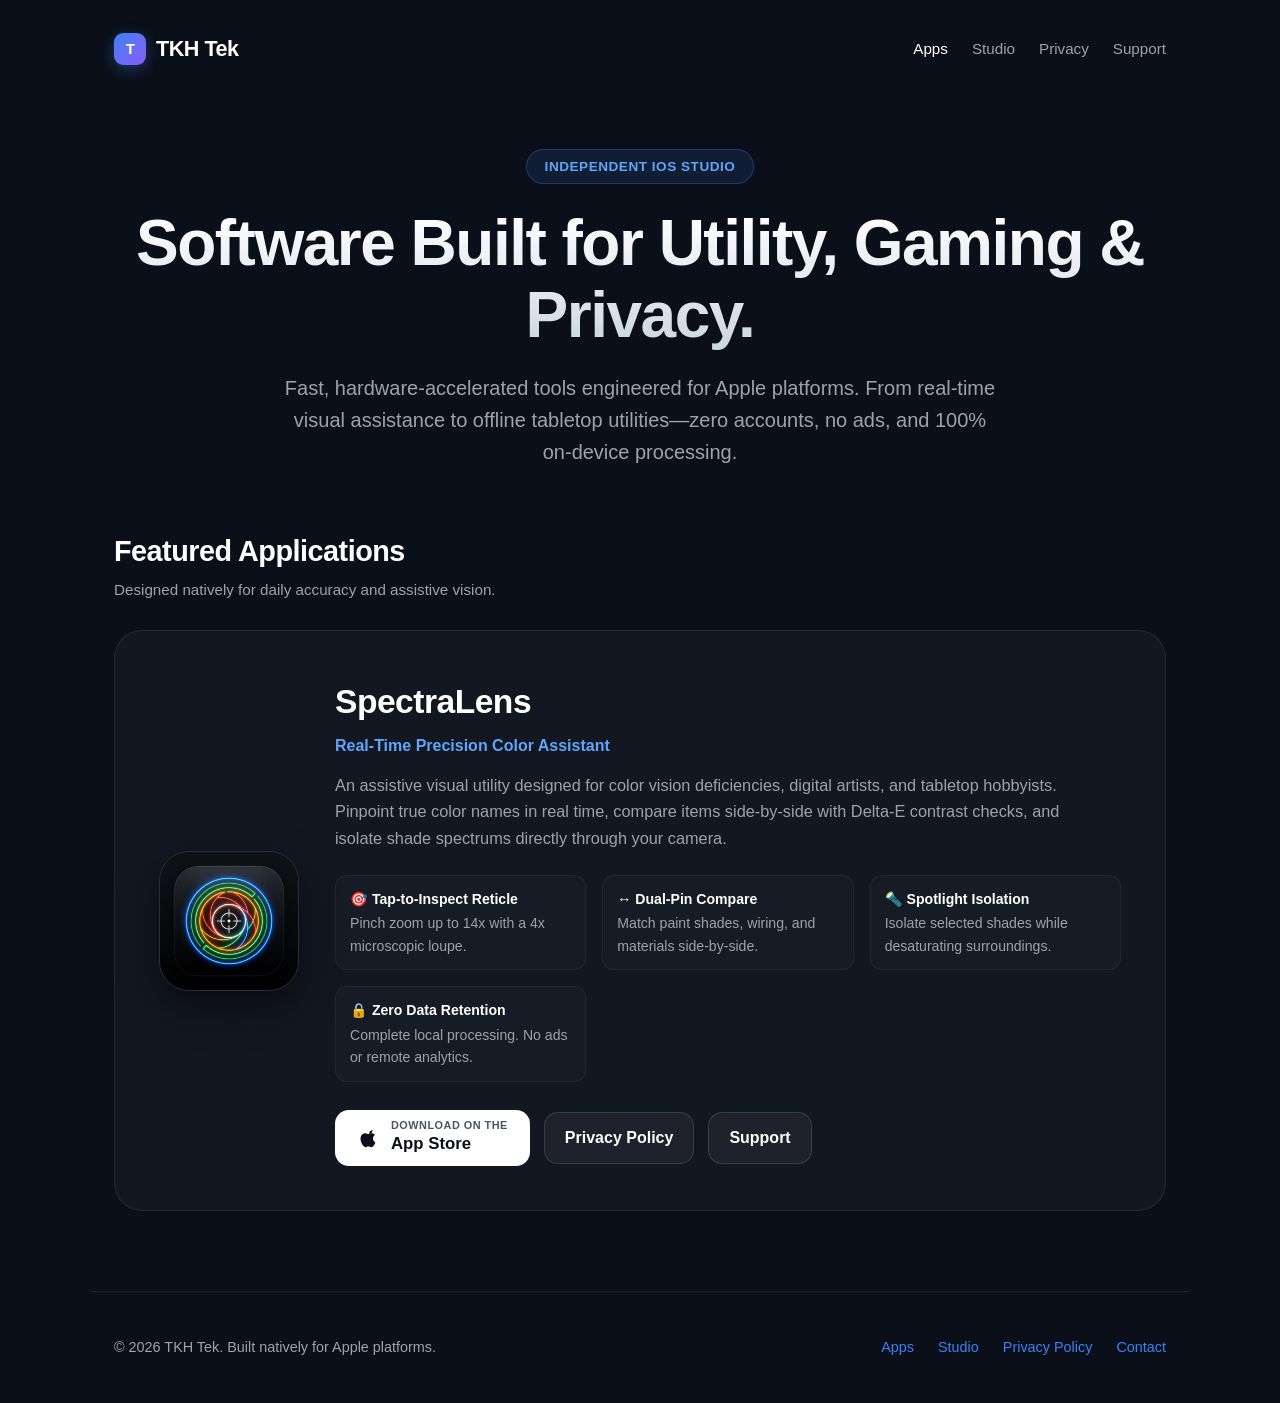
<file: index.html>
<!DOCTYPE html>
<html lang="en">
<head>
  <meta charset="UTF-8">
  <meta name="viewport" content="width=device-width, initial-scale=1.0">
  <title>TKH Tek — Native iOS Utilities & Tabletop Tools</title>
  <meta name="description" content="Independent studio building native, private iOS utilities, assistive vision aids, and tabletop gaming tools.">
  
  <!-- Favicon & Icons -->
  <link rel="icon" type="image/png" sizes="32x32" href="favicon.png">
  <link rel="apple-touch-icon" sizes="180x180" href="favicon.png">
  <link rel="shortcut icon" href="favicon.png">
  <meta name="theme-color" content="#0b0f19">

  <!-- Social Previews -->
  <meta property="og:type" content="website">
  <meta property="og:title" content="TKH Tek — Native iOS Utilities & Tabletop Tools">
  <meta property="og:description" content="Fast, hardware-accelerated tools engineered for Apple platforms. Zero accounts, no tracking, and 100% on-device processing.">
  <meta property="og:image" content="https://tkhtek.com/favicon.png">
  <meta property="og:url" content="https://tkhtek.com/">
  <meta name="twitter:card" content="summary">

  <link rel="stylesheet" href="style.css">
</head>
<body>

  <header>
    <a href="index.html" class="brand">
      <div class="brand-badge">T</div>
      TKH Tek
    </a>
    <nav>
      <a href="index.html" class="active">Apps</a>
      <a href="studio.html">Studio</a>
      <a href="privacy.html">Privacy</a>
      <a href="mailto:support@tkhtek.com">Support</a>
    </nav>
  </header>

  <main>
    <section class="hero">
      <div class="badge-pill">Independent iOS Studio</div>
      <h1>Software Built for Utility, Gaming & Privacy.</h1>
      <p class="hero-subtitle">
        Fast, hardware-accelerated tools engineered for Apple platforms. From real-time visual assistance to offline tabletop utilities—zero accounts, no ads, and 100% on-device processing.
      </p>
    </section>

    <div class="section-title-wrap">
      <h2 class="section-title">Featured Applications</h2>
      <p class="section-desc">Designed natively for daily accuracy and assistive vision.</p>
    </div>

    <section class="apps-container">
      <div class="app-card">
        <img src="app-icon.png" alt="SpectraLens Icon" class="app-icon">
        <div class="app-details">
          <h2>SpectraLens</h2>
          <div class="app-tagline">Real-Time Precision Color Assistant</div>
          <p class="app-desc">
            An assistive visual utility designed for color vision deficiencies, digital artists, and tabletop hobbyists. Pinpoint true color names in real time, compare items side-by-side with Delta-E contrast checks, and isolate shade spectrums directly through your camera.
          </p>

          <div class="features-grid">
            <div class="feature-item">
              <strong>🎯 Tap-to-Inspect Reticle</strong>
              Pinch zoom up to 14x with a 4x microscopic loupe.
            </div>
            <div class="feature-item">
              <strong>↔️ Dual-Pin Compare</strong>
              Match paint shades, wiring, and materials side-by-side.
            </div>
            <div class="feature-item">
              <strong>🔦 Spotlight Isolation</strong>
              Isolate selected shades while desaturating surroundings.
            </div>
            <div class="feature-item">
              <strong>🔒 Zero Data Retention</strong>
              Complete local processing. No ads or remote analytics.
            </div>
          </div>

          <div class="cta-buttons">
            <a href="https://apps.apple.com/app/idYOUR_APP_ID" class="btn-appstore" target="_blank" rel="noopener">
              <svg width="22" height="22" viewBox="0 0 24 24" fill="currentColor">
                <path d="M18.71 19.5c-.83 1.24-1.71 2.45-3.05 2.47-1.34.03-1.77-.79-3.29-.79-1.53 0-2 .77-3.27.82-1.31.05-2.3-1.32-3.14-2.53C4.25 17 2.94 12.45 4.7 9.39c.87-1.52 2.43-2.48 4.12-2.51 1.28-.02 2.5.87 3.29.87.78 0 2.26-1.07 3.81-.91.65.03 2.47.26 3.64 1.98-.09.06-2.17 1.28-2.15 3.81.03 3.02 2.65 4.03 2.68 4.04-.03.07-.42 1.44-1.38 2.83M15.97 6.37c.63-.77 1.06-1.84.95-2.91-1 .04-2.17.65-2.86 1.44-.57.65-1.07 1.74-.94 2.8 1.11.09 2.22-.56 2.85-1.33z"/>
              </svg>
              <div>
                <span class="btn-text-sub">Download on the</span>
                <span class="btn-text-main">App Store</span>
              </div>
            </a>
            <a href="privacy.html" class="btn-secondary">Privacy Policy</a>
            <a href="mailto:support@tkhtek.com?subject=SpectraLens%20Inquiry" class="btn-secondary">Support</a>
          </div>
        </div>
      </div>
    </section>
  </main>

  <footer>
    <div>© 2026 TKH Tek. Built natively for Apple platforms.</div>
    <div class="footer-links">
      <a href="index.html">Apps</a>
      <a href="studio.html">Studio</a>
      <a href="privacy.html">Privacy Policy</a>
      <a href="mailto:support@tkhtek.com">Contact</a>
    </div>
  </footer>

</body>
</html>
</file>
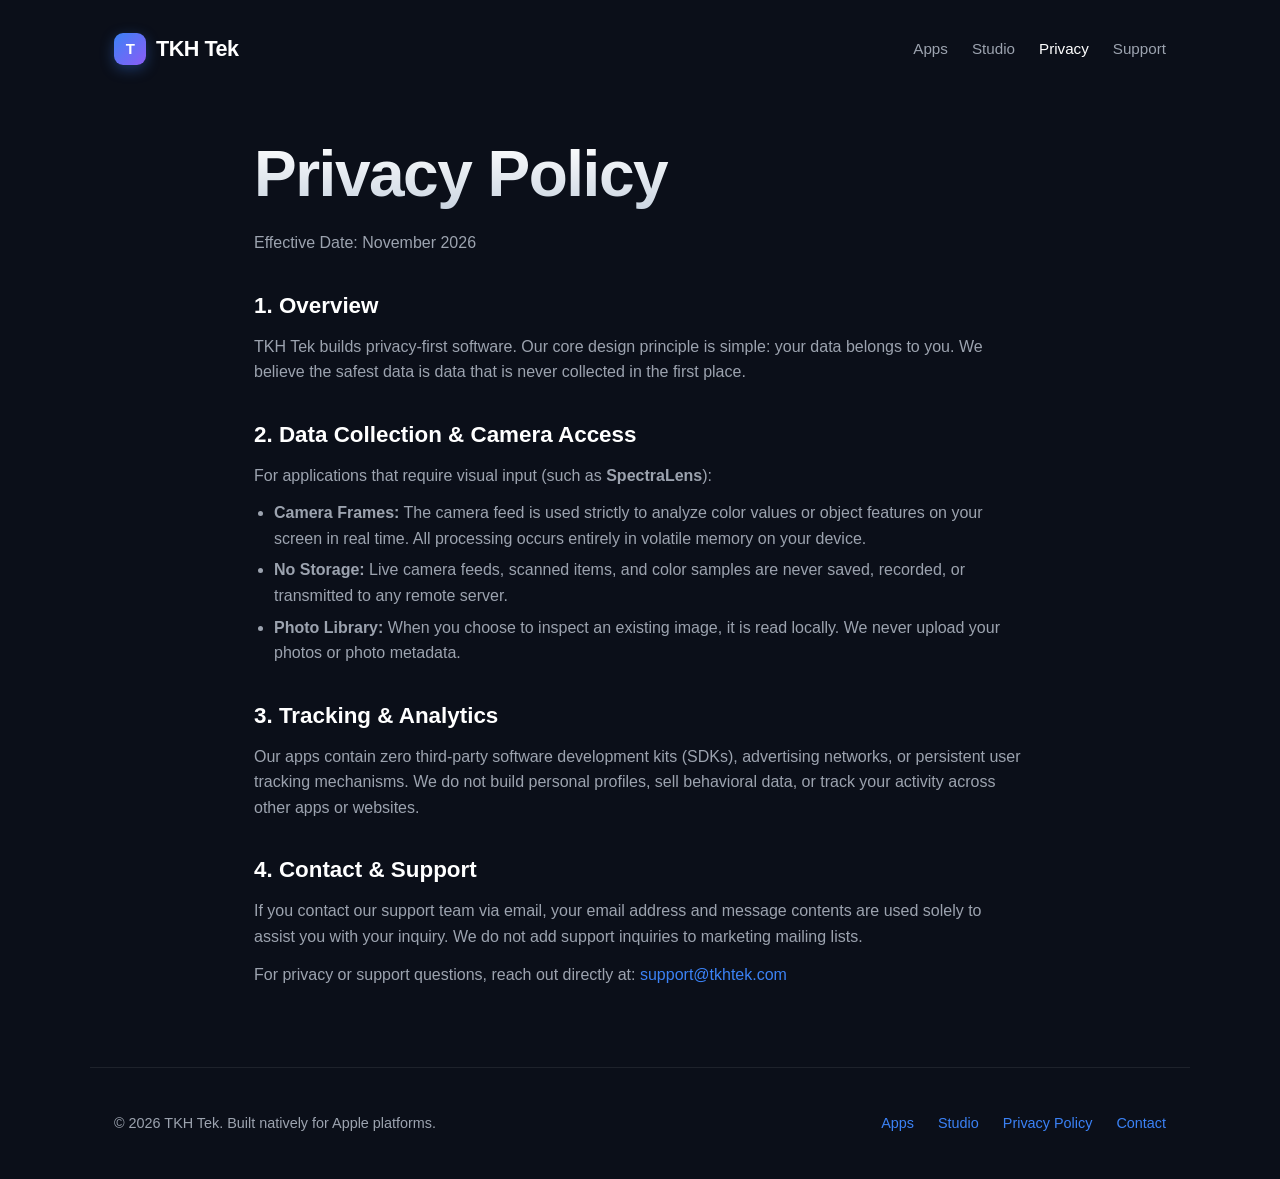
<file: privacy.html>
<!DOCTYPE html>
<html lang="en">
<head>
  <meta charset="UTF-8">
  <meta name="viewport" content="width=device-width, initial-scale=1.0">
  <title>Privacy Policy — TKH Tek</title>
  <meta name="description" content="Privacy policy for TKH Tek applications and utilities.">
  
  <!-- Favicon & Icons -->
  <link rel="icon" type="image/png" sizes="32x32" href="favicon.png">
  <link rel="apple-touch-icon" sizes="180x180" href="favicon.png">
  <link rel="shortcut icon" href="favicon.png">
  <meta name="theme-color" content="#0b0f19">

  <!-- Social Previews -->
  <meta property="og:type" content="website">
  <meta property="og:title" content="Privacy Policy — TKH Tek">
  <meta property="og:description" content="Zero-knowledge privacy policy. All processing occurs locally on-device.">
  <meta property="og:image" content="https://tkhtek.com/favicon.png">
  <meta property="og:url" content="https://tkhtek.com/privacy.html">
  <meta name="twitter:card" content="summary">

  <link rel="stylesheet" href="style.css">
</head>
<body>

  <header>
    <a href="index.html" class="brand">
      <div class="brand-badge">T</div>
      TKH Tek
    </a>
    <nav>
      <a href="index.html">Apps</a>
      <a href="studio.html">Studio</a>
      <a href="privacy.html" class="active">Privacy</a>
      <a href="mailto:support@tkhtek.com">Support</a>
    </nav>
  </header>

  <main>
    <div class="legal-container">
      <h1>Privacy Policy</h1>
      <p style="color: var(--text-muted); margin-bottom: 32px;">Effective Date: November 2026</p>

      <div class="legal-section">
        <h2>1. Overview</h2>
        <p>
          TKH Tek builds privacy-first software. Our core design principle is simple: your data belongs to you. We believe the safest data is data that is never collected in the first place.
        </p>
      </div>

      <div class="legal-section">
        <h2>2. Data Collection & Camera Access</h2>
        <p>
          For applications that require visual input (such as <strong>SpectraLens</strong>):
        </p>
        <ul>
          <li><strong>Camera Frames:</strong> The camera feed is used strictly to analyze color values or object features on your screen in real time. All processing occurs entirely in volatile memory on your device.</li>
          <li><strong>No Storage:</strong> Live camera feeds, scanned items, and color samples are never saved, recorded, or transmitted to any remote server.</li>
          <li><strong>Photo Library:</strong> When you choose to inspect an existing image, it is read locally. We never upload your photos or photo metadata.</li>
        </ul>
      </div>

      <div class="legal-section">
        <h2>3. Tracking & Analytics</h2>
        <p>
          Our apps contain zero third-party software development kits (SDKs), advertising networks, or persistent user tracking mechanisms. We do not build personal profiles, sell behavioral data, or track your activity across other apps or websites.
        </p>
      </div>

      <div class="legal-section">
        <h2>4. Contact & Support</h2>
        <p>
          If you contact our support team via email, your email address and message contents are used solely to assist you with your inquiry. We do not add support inquiries to marketing mailing lists.
        </p>
        <p>
          For privacy or support questions, reach out directly at: <a href="mailto:support@tkhtek.com">support@tkhtek.com</a>
        </p>
      </div>
    </div>
  </main>

  <footer>
    <div>© 2026 TKH Tek. Built natively for Apple platforms.</div>
    <div class="footer-links">
      <a href="index.html">Apps</a>
      <a href="studio.html">Studio</a>
      <a href="privacy.html">Privacy Policy</a>
      <a href="mailto:support@tkhtek.com">Contact</a>
    </div>
  </footer>

</body>
</html>
</file>
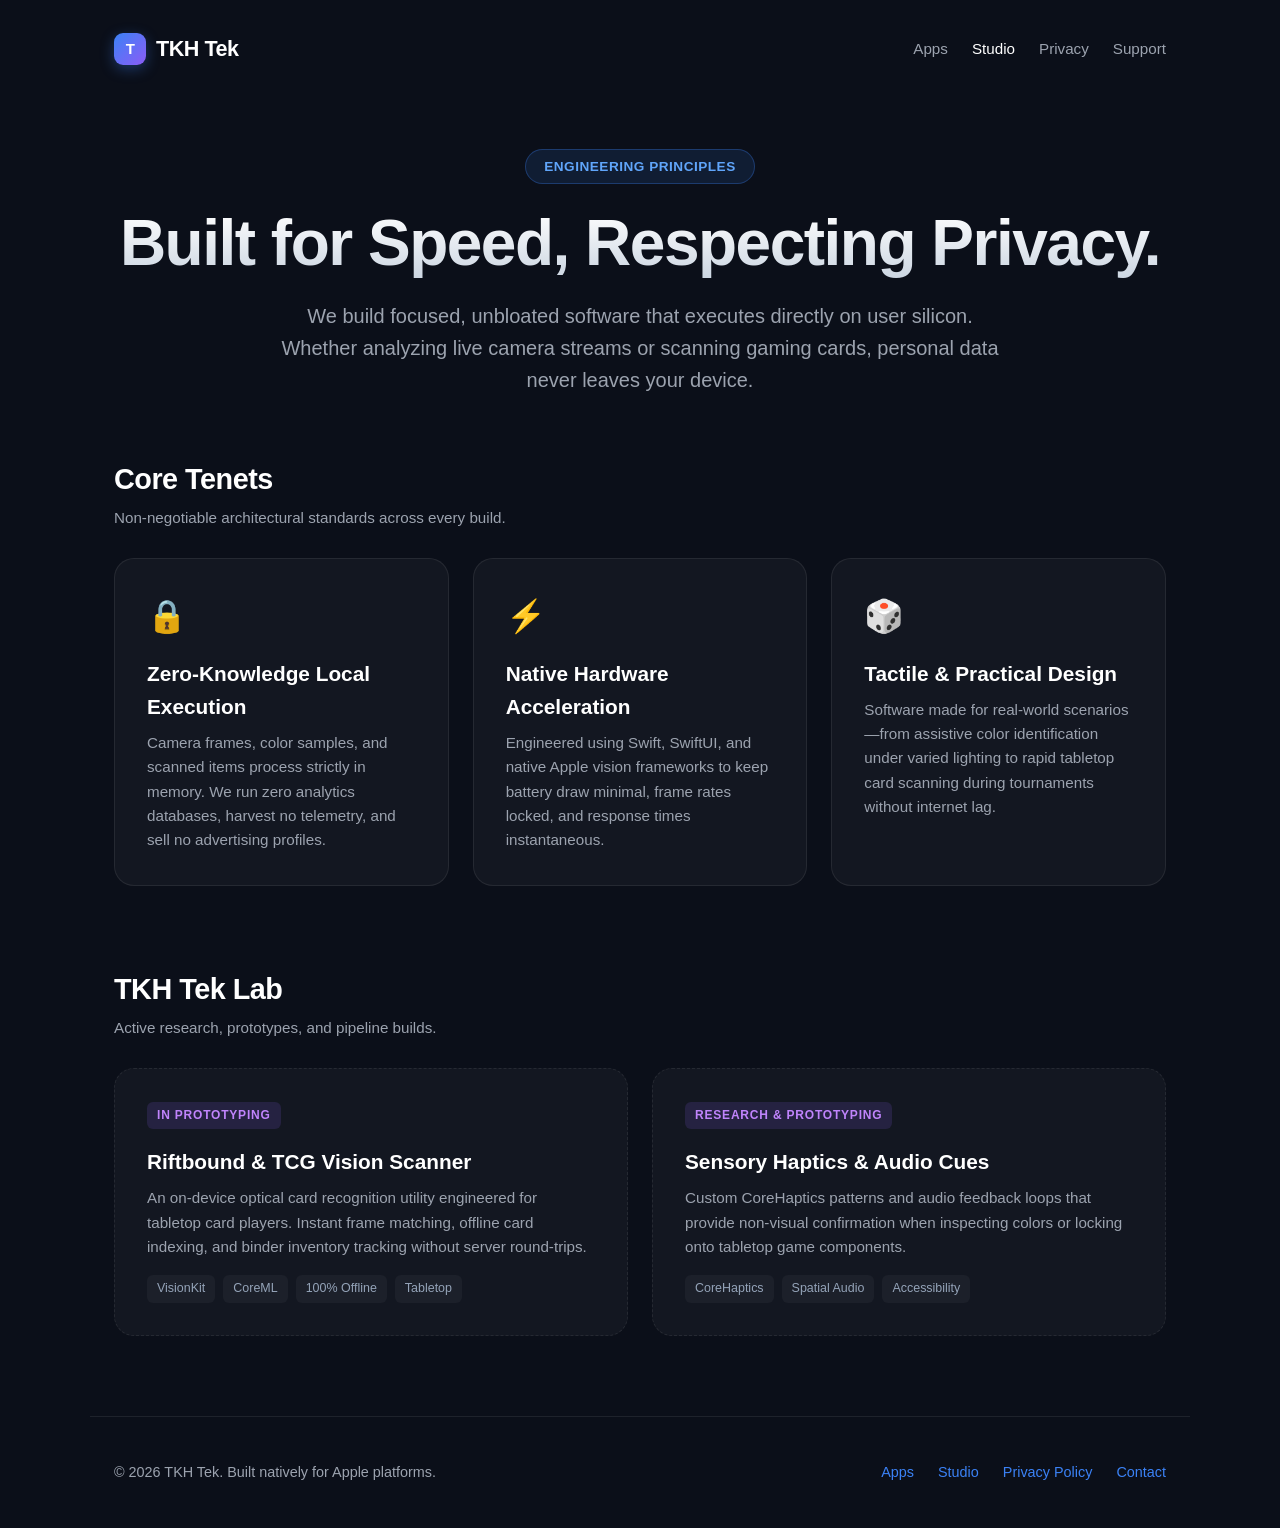
<file: studio.html>
<!DOCTYPE html>
<html lang="en">
<head>
  <meta charset="UTF-8">
  <meta name="viewport" content="width=device-width, initial-scale=1.0">
  <title>Studio & Philosophy — TKH Tek</title>
  <meta name="description" content="Our engineering standards, lab pipeline, and core studio principles across utilities and gaming tools.">
  
  <!-- Favicon & Icons -->
  <link rel="icon" type="image/png" sizes="32x32" href="favicon.png">
  <link rel="apple-touch-icon" sizes="180x180" href="favicon.png">
  <link rel="shortcut icon" href="favicon.png">
  <meta name="theme-color" content="#0b0f19">

  <!-- Social Previews -->
  <meta property="og:type" content="website">
  <meta property="og:title" content="Studio & Philosophy — TKH Tek">
  <meta property="og:description" content="Engineering principles and active lab research across native utilities, accessibility tools, and tabletop gaming.">
  <meta property="og:image" content="https://tkhtek.com/favicon.png">
  <meta property="og:url" content="https://tkhtek.com/studio.html">
  <meta name="twitter:card" content="summary">

  <link rel="stylesheet" href="style.css">
</head>
<body>

  <header>
    <a href="index.html" class="brand">
      <div class="brand-badge">T</div>
      TKH Tek
    </a>
    <nav>
      <a href="index.html">Apps</a>
      <a href="studio.html" class="active">Studio</a>
      <a href="privacy.html">Privacy</a>
      <a href="mailto:support@tkhtek.com">Support</a>
    </nav>
  </header>

  <main>
    <section class="hero">
      <div class="badge-pill">Engineering Principles</div>
      <h1>Built for Speed, Respecting Privacy.</h1>
      <p class="hero-subtitle">
        We build focused, unbloated software that executes directly on user silicon. Whether analyzing live camera streams or scanning gaming cards, personal data never leaves your device.
      </p>
    </section>

    <!-- Studio Pillars -->
    <div class="section-title-wrap">
      <h2 class="section-title">Core Tenets</h2>
      <p class="section-desc">Non-negotiable architectural standards across every build.</p>
    </div>

    <section class="pillars">
      <div class="pillar-card">
        <div class="pillar-icon">🔒</div>
        <h3>Zero-Knowledge Local Execution</h3>
        <p>Camera frames, color samples, and scanned items process strictly in memory. We run zero analytics databases, harvest no telemetry, and sell no advertising profiles.</p>
      </div>

      <div class="pillar-card">
        <div class="pillar-icon">⚡</div>
        <h3>Native Hardware Acceleration</h3>
        <p>Engineered using Swift, SwiftUI, and native Apple vision frameworks to keep battery draw minimal, frame rates locked, and response times instantaneous.</p>
      </div>

      <div class="pillar-card">
        <div class="pillar-icon">🎲</div>
        <h3>Tactile & Practical Design</h3>
        <p>Software made for real-world scenarios—from assistive color identification under varied lighting to rapid tabletop card scanning during tournaments without internet lag.</p>
      </div>
    </section>

    <!-- Lab & Roadmap -->
    <div class="section-title-wrap">
      <h2 class="section-title">TKH Tek Lab</h2>
      <p class="section-desc">Active research, prototypes, and pipeline builds.</p>
    </div>

    <section class="lab-grid">
      <div class="lab-card">
        <span class="lab-status">In Prototyping</span>
        <h3>Riftbound & TCG Vision Scanner</h3>
        <p>An on-device optical card recognition utility engineered for tabletop card players. Instant frame matching, offline card indexing, and binder inventory tracking without server round-trips.</p>
        <div class="lab-tags">
          <span class="lab-tag">VisionKit</span>
          <span class="lab-tag">CoreML</span>
          <span class="lab-tag">100% Offline</span>
          <span class="lab-tag">Tabletop</span>
        </div>
      </div>

      <div class="lab-card">
        <span class="lab-status">Research & Prototyping</span>
        <h3>Sensory Haptics & Audio Cues</h3>
        <p>Custom CoreHaptics patterns and audio feedback loops that provide non-visual confirmation when inspecting colors or locking onto tabletop game components.</p>
        <div class="lab-tags">
          <span class="lab-tag">CoreHaptics</span>
          <span class="lab-tag">Spatial Audio</span>
          <span class="lab-tag">Accessibility</span>
        </div>
      </div>
    </section>
  </main>

  <footer>
    <div>© 2026 TKH Tek. Built natively for Apple platforms.</div>
    <div class="footer-links">
      <a href="index.html">Apps</a>
      <a href="studio.html">Studio</a>
      <a href="privacy.html">Privacy Policy</a>
      <a href="mailto:support@tkhtek.com">Contact</a>
    </div>
  </footer>

</body>
</html>
</file>
<file: style.css>
:root {
  --bg: #0b0f19;
  --card-bg: rgba(255, 255, 255, 0.035);
  --card-border: rgba(255, 255, 255, 0.08);
  --accent: #3b82f6;
  --accent-glow: rgba(59, 130, 246, 0.35);
  --text: #f3f4f6;
  --text-muted: #9ca3af;
  --max-w: 1100px;
}

* { box-sizing: border-box; margin: 0; padding: 0; }

body {
  font-family: -apple-system, BlinkMacSystemFont, "SF Pro Display", "SF Pro Text", "Helvetica Neue", sans-serif;
  background-color: var(--bg);
  color: var(--text);
  line-height: 1.6;
  -webkit-font-smoothing: antialiased;
  min-height: 100vh;
  display: flex;
  flex-direction: column;
}

main { flex: 1; }
a { color: var(--accent); text-decoration: none; }
a:hover { text-decoration: underline; }

header {
  max-width: var(--max-w);
  margin: 0 auto;
  padding: 32px 24px;
  display: flex;
  justify-content: space-between;
  align-items: center;
  width: 100%;
}

.brand {
  font-weight: 800;
  font-size: 1.35rem;
  letter-spacing: -0.5px;
  display: flex;
  align-items: center;
  gap: 10px;
  color: #fff;
}

.brand-badge {
  background: linear-gradient(135deg, #3b82f6, #8b5cf6);
  width: 32px;
  height: 32px;
  border-radius: 9px;
  display: inline-flex;
  align-items: center;
  justify-content: center;
  font-size: 15px;
  font-weight: 900;
  color: #fff;
  box-shadow: 0 4px 14px var(--accent-glow);
}

nav { display: flex; gap: 24px; font-size: 0.95rem; }
nav a { color: var(--text-muted); font-weight: 500; transition: color 0.15s ease; }
nav a:hover, nav a.active { color: #fff; text-decoration: none; }

/* Hero */
.hero {
  max-width: var(--max-w);
  margin: 50px auto 60px auto;
  padding: 0 24px;
  text-align: center;
}

.badge-pill {
  display: inline-block;
  padding: 6px 18px;
  border-radius: 999px;
  background: rgba(59, 130, 246, 0.12);
  border: 1px solid rgba(59, 130, 246, 0.3);
  color: #60a5fa;
  font-size: 0.85rem;
  font-weight: 600;
  margin-bottom: 24px;
  letter-spacing: 0.5px;
  text-transform: uppercase;
}

h1 {
  font-size: clamp(2.5rem, 6vw, 4rem);
  font-weight: 800;
  letter-spacing: -1.5px;
  line-height: 1.12;
  margin-bottom: 20px;
  background: linear-gradient(180deg, #ffffff 0%, #cbd5e1 100%);
  -webkit-background-clip: text;
  -webkit-text-fill-color: transparent;
}

.hero-subtitle {
  font-size: clamp(1.05rem, 2.2vw, 1.25rem);
  color: var(--text-muted);
  max-width: 720px;
  margin: 0 auto 36px auto;
}

/* Sections */
.section-title-wrap {
  max-width: var(--max-w);
  margin: 0 auto 28px auto;
  padding: 0 24px;
}

.section-title {
  font-size: 1.8rem;
  font-weight: 700;
  color: #fff;
  letter-spacing: -0.5px;
}

.section-desc {
  color: var(--text-muted);
  font-size: 0.95rem;
  margin-top: 4px;
}

/* App Card */
.apps-container {
  max-width: var(--max-w);
  margin: 0 auto 80px auto;
  padding: 0 24px;
  display: flex;
  flex-direction: column;
  gap: 32px;
}

.app-card {
  background: var(--card-bg);
  border: 1px solid var(--card-border);
  border-radius: 28px;
  padding: 44px;
  display: grid;
  grid-template-columns: 140px 1fr;
  gap: 36px;
  align-items: center;
  transition: transform 0.2s ease, border-color 0.2s ease;
}

.app-card:hover {
  border-color: rgba(255, 255, 255, 0.16);
  transform: translateY(-2px);
}

.app-icon {
  width: 140px;
  height: 140px;
  border-radius: 30px;
  box-shadow: 0 16px 36px rgba(0, 0, 0, 0.5);
  border: 1px solid rgba(255, 255, 255, 0.1);
  object-fit: cover;
}

.app-details h2 {
  font-size: 2.1rem;
  font-weight: 800;
  letter-spacing: -0.5px;
  color: #fff;
  margin-bottom: 4px;
}

.app-tagline {
  color: #60a5fa;
  font-weight: 600;
  font-size: 1rem;
  margin-bottom: 14px;
}

.app-desc {
  color: var(--text-muted);
  font-size: 1.02rem;
  margin-bottom: 24px;
  max-width: 760px;
}

.features-grid {
  display: grid;
  grid-template-columns: repeat(auto-fit, minmax(210px, 1fr));
  gap: 16px;
  margin-bottom: 28px;
}

.feature-item {
  background: rgba(255, 255, 255, 0.02);
  border: 1px solid rgba(255, 255, 255, 0.05);
  border-radius: 12px;
  padding: 12px 14px;
  font-size: 0.88rem;
  color: var(--text-muted);
}

.feature-item strong {
  display: block;
  color: #fff;
  margin-bottom: 2px;
}

/* Call to Action Buttons */
.cta-buttons {
  display: flex;
  gap: 14px;
  flex-wrap: wrap;
  align-items: center;
}

.btn-appstore {
  display: inline-flex;
  align-items: center;
  gap: 12px;
  background: #ffffff;
  color: #0b0f19;
  padding: 10px 22px;
  border-radius: 14px;
  transition: transform 0.15s ease, background 0.15s ease;
  font-weight: 700;
  text-decoration: none;
}

.btn-appstore:hover {
  background: #e2e8f0;
  transform: translateY(-1px);
  text-decoration: none;
}

.btn-appstore .btn-text-sub {
  font-size: 0.68rem;
  text-transform: uppercase;
  letter-spacing: 0.5px;
  display: block;
  color: #475569;
  line-height: 1;
}

.btn-appstore .btn-text-main {
  font-size: 1.05rem;
  font-weight: 800;
  line-height: 1.2;
}

.btn-secondary {
  display: inline-flex;
  align-items: center;
  gap: 8px;
  background: rgba(255, 255, 255, 0.05);
  color: #fff;
  font-weight: 600;
  padding: 12px 20px;
  border-radius: 14px;
  border: 1px solid rgba(255, 255, 255, 0.12);
  transition: background 0.15s ease;
}

.btn-secondary:hover {
  background: rgba(255, 255, 255, 0.12);
  text-decoration: none;
}

/* Lab & Pillars Grids */
.lab-grid, .pillars {
  max-width: var(--max-w);
  margin: 0 auto 80px auto;
  padding: 0 24px;
  display: grid;
  grid-template-columns: repeat(auto-fit, minmax(300px, 1fr));
  gap: 24px;
}

.lab-card, .pillar-card, .content-card {
  background: var(--card-bg);
  border: 1px solid var(--card-border);
  border-radius: 20px;
  padding: 32px;
}

.lab-card { border-style: dashed; }

.lab-status {
  display: inline-block;
  font-size: 0.75rem;
  font-weight: 700;
  text-transform: uppercase;
  letter-spacing: 0.8px;
  padding: 4px 10px;
  border-radius: 6px;
  background: rgba(139, 92, 246, 0.15);
  color: #c084fc;
  margin-bottom: 16px;
}

.lab-card h3, .pillar-card h3 {
  font-size: 1.3rem;
  font-weight: 700;
  color: #fff;
  margin-bottom: 8px;
}

.lab-card p, .pillar-card p {
  color: var(--text-muted);
  font-size: 0.95rem;
}

.lab-tags {
  display: flex;
  gap: 8px;
  flex-wrap: wrap;
  margin-top: 16px;
}

.lab-tag {
  font-size: 0.78rem;
  background: rgba(255, 255, 255, 0.04);
  padding: 4px 10px;
  border-radius: 6px;
  color: #94a3b8;
}

.pillar-icon { font-size: 2rem; margin-bottom: 14px; }

/* Legal / Policy Layout */
.legal-container {
  max-width: 820px;
  margin: 40px auto 80px auto;
  padding: 0 24px;
}

.legal-section { margin-bottom: 32px; }
.legal-section h2 { color: #fff; font-size: 1.4rem; margin-bottom: 10px; }
.legal-section p { color: var(--text-muted); margin-bottom: 12px; }
.legal-section ul { color: var(--text-muted); padding-left: 20px; margin-bottom: 12px; }
.legal-section li { margin-bottom: 6px; }

/* Footer */
footer {
  border-top: 1px solid var(--card-border);
  max-width: var(--max-w);
  margin: 0 auto;
  padding: 44px 24px;
  display: flex;
  justify-content: space-between;
  align-items: center;
  flex-wrap: wrap;
  gap: 20px;
  color: var(--text-muted);
  font-size: 0.9rem;
  width: 100%;
}

.footer-links { display: flex; gap: 24px; }

@media (max-width: 768px) {
  .app-card {
    grid-template-columns: 1fr;
    text-align: center;
    padding: 32px 20px;
  }
  .app-icon { margin: 0 auto; }
  .cta-buttons { justify-content: center; }
  footer { flex-direction: column; text-align: center; }
  .footer-links { justify-content: center; }
}
</file>
